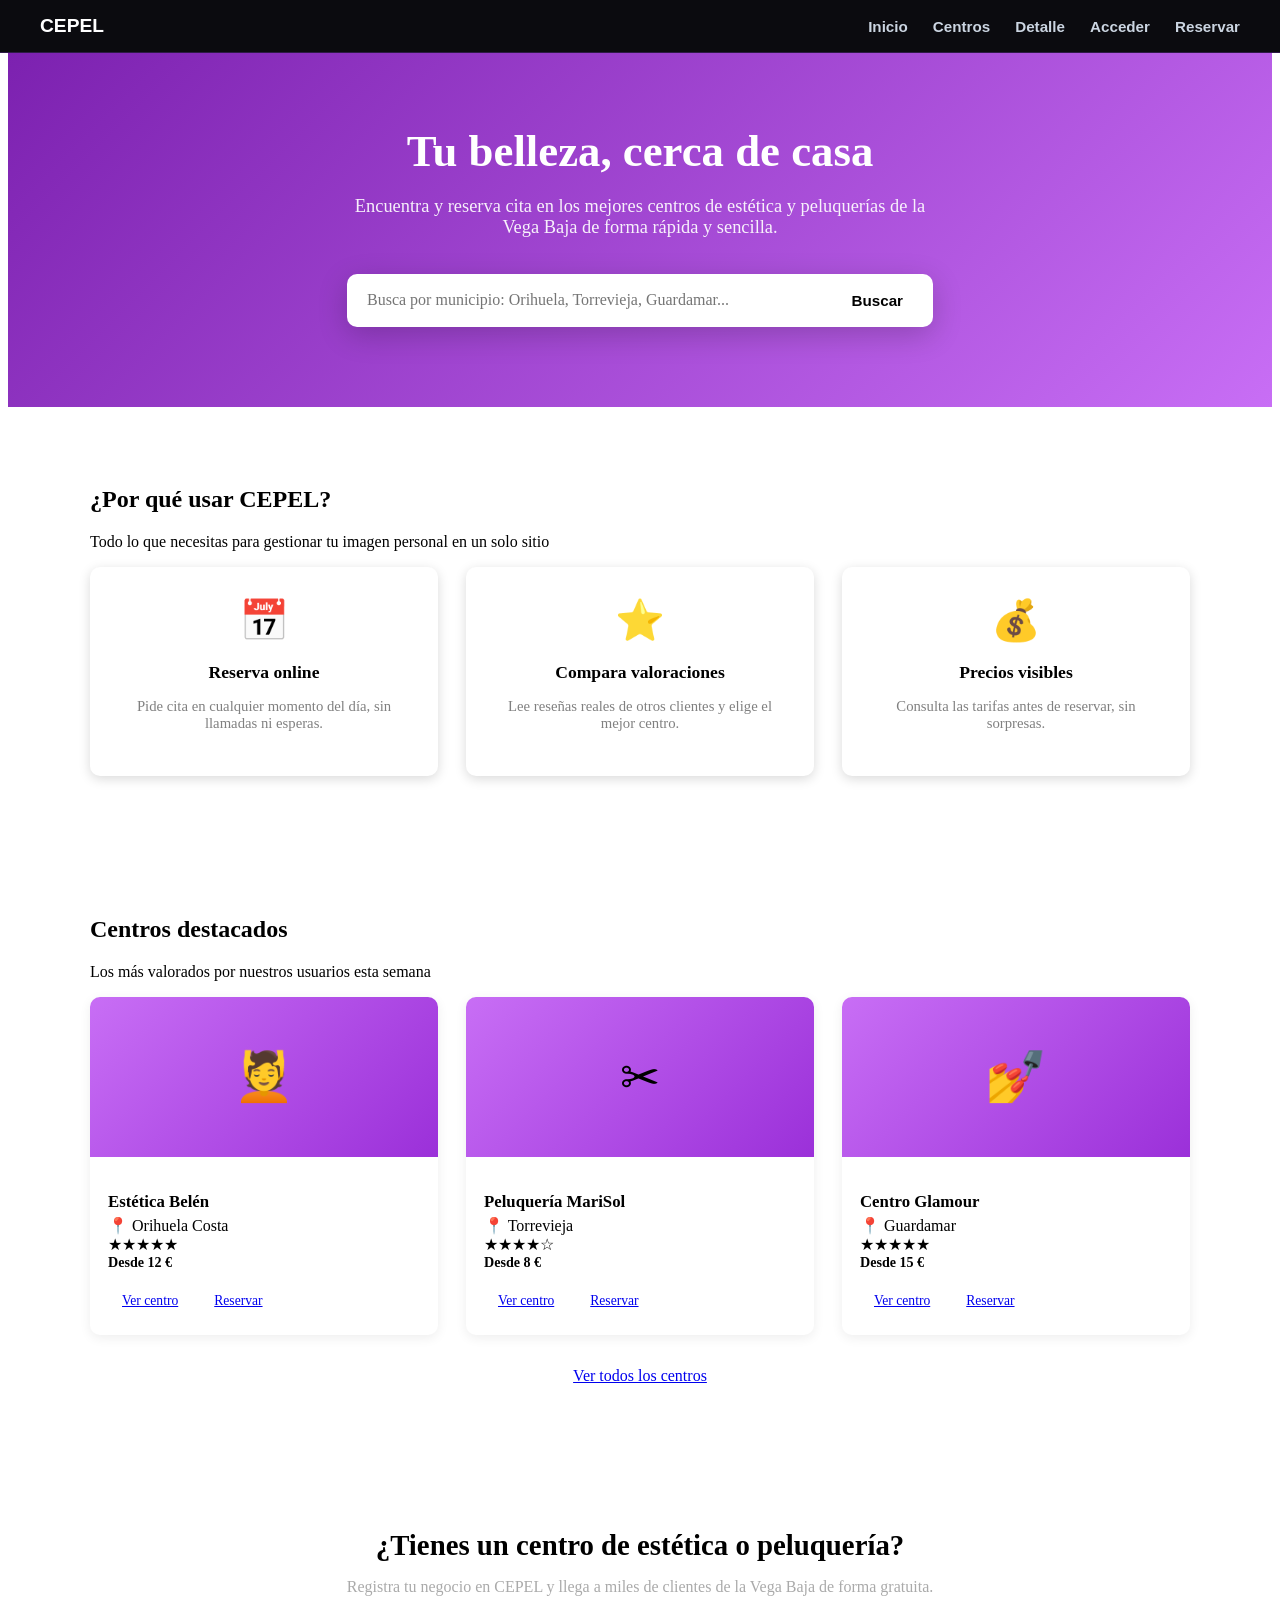
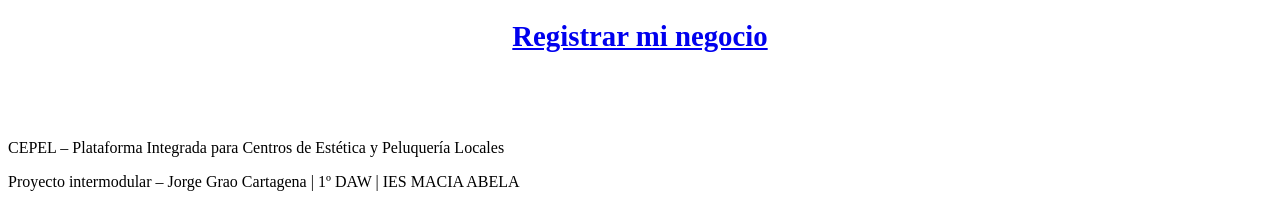
<file: INDEX.html>
<!DOCTYPE html>
<html lang="es">
<head>
    <meta charset="UTF-8">
    <meta name="viewport" content="width=device-width, initial-scale=1.0">
    <title>CEPEL - Plataforma de Estética y Peluquería</title>
    <link rel="stylesheet" href="css/style.css">
</head>
<body>

    <header>
       
          <div class="logo">CEPEL</div>
  
        <nav>
            <ul>
                <li><a href="index.html" class="activo">Inicio</a></li>
                <li><a href="resultados.html">Centros</a></li>
                <li><a href="detalle.html">Detalle</a></li>
                <li><a href="login.html">Acceder</a></li>
                <li><a href="login.html" class="btn-nav">Reservar</a></li>
            </ul>
        </nav>
    </header>

  
    <section class="eslogan">
        <h1>Tu belleza, cerca de casa</h1>
        <p>Encuentra y reserva cita en los mejores centros de estética y peluquerías de la Vega Baja de forma rápida y sencilla.</p>
        <div class="buscador">
            <input type="text" placeholder="Busca por municipio: Orihuela, Torrevieja, Guardamar...">
            <button onclick="window.location.href='resultados.html'">Buscar</button>
        </div>
    </section>

    
    <section class="caracteristicas">
        <div class="titulo">
            <h2>¿Por qué usar CEPEL?</h2>
            <p>Todo lo que necesitas para gestionar tu imagen personal en un solo sitio</p>
          
        </div>
        <div class="grid-3">
            <div class="tarjeta">
                <div class="icono">📅</div>
                <h3>Reserva online</h3>
                <p>Pide cita en cualquier momento del día, sin llamadas ni esperas.</p>
            </div>
            <div class="tarjeta">
                <div class="icono">⭐</div>
                <h3>Compara valoraciones</h3>
                <p>Lee reseñas reales de otros clientes y elige el mejor centro.</p>
            </div>
            <div class="tarjeta">
                <div class="icono">💰</div>
                <h3>Precios visibles</h3>
                <p>Consulta las tarifas antes de reservar, sin sorpresas.</p>
            </div>
        </div>
    </section>

   
    <section class="centros-seccion">
        <div class="caja">
            <div class="seccion-titulo">
                <h2>Centros destacados</h2>
                <p>Los más valorados por nuestros usuarios esta semana</p>
            </div>
            <div class="grid-centros">
                <div class="tarjetas">
                    <div class="imagen-centro">💆</div>
                    <div class="info">
                        <h3>Estética Belén</h3>
                        <div class="ubicacion">📍 Orihuela Costa</div>
                        <div class="estrellas">★★★★★</div>
                        <div class="precio-desde">Desde 12 €</div>
                        <div class="acciones">
                            <a href="detalle.html" class="boton centro" style="font-size:0.85rem; padding:8px 14px;">Ver centro</a>
                            <a href="login.html" class="boton reserva" style="font-size:0.85rem; padding:8px 14px;">Reservar</a>
                        </div>
                    </div>
                </div>
                <div class="tarjetas">
                    <div class="imagen-centro">✂</div>
                    <div class="info">
                        <h3>Peluquería MariSol</h3>
                        <div class="ubicacion">📍 Torrevieja</div>
                        <div class="estrellas">★★★★☆</div>
                        <div class="precio-desde">Desde 8 €</div>
                        <div class="acciones">
                            <a href="detalle.html" class="boton centro" style="font-size:0.85rem; padding:8px 14px;">Ver centro</a>
                            <a href="login.html" class="boton reserva" style="font-size:0.85rem; padding:8px 14px;">Reservar</a>
                        </div>
                    </div>
                </div>
                <div class="tarjetas">
                    <div class="imagen-centro">💅</div>
                    <div class="info">
                        <h3>Centro Glamour</h3>
                        <div class="ubicacion">📍 Guardamar</div>
                        <div class="estrellas">★★★★★</div>
                        <div class="precio-desde">Desde 15 €</div>
                        <div class="acciones">
                            <a href="detalle.html" class="boton centro" style="font-size:0.85rem; padding:8px 14px;">Ver centro</a>
                            <a href="login.html" class="boton reserva" style="font-size:0.85rem; padding:8px 14px;">Reservar</a>
                        </div>
                    </div>
                </div>
            </div>
            <div class="vercentros">
                <a href="resultados.html" class="btn btn-primario">Ver todos los centros</a>
				</div>
            </div>
        </div>
    </section>

  
    <section class="final">
        <h2>¿Tienes un centro de estética o peluquería?</h2>
        <p>Registra tu negocio en CEPEL y llega a miles de clientes de la Vega Baja de forma gratuita.</p>
        <h2><a href="login.html" class="btn btn-primario">Registrar mi negocio</a></h2>
    </section>

    
    <footer>
        <p>CEPEL – Plataforma Integrada para Centros de Estética y Peluquería Locales</p>
        <p style="margin-top:6px;">Proyecto intermodular – Jorge Grao Cartagena | 1º DAW |  IES MACIA ABELA		</p>
    </footer>

</body>
</html>
</file>
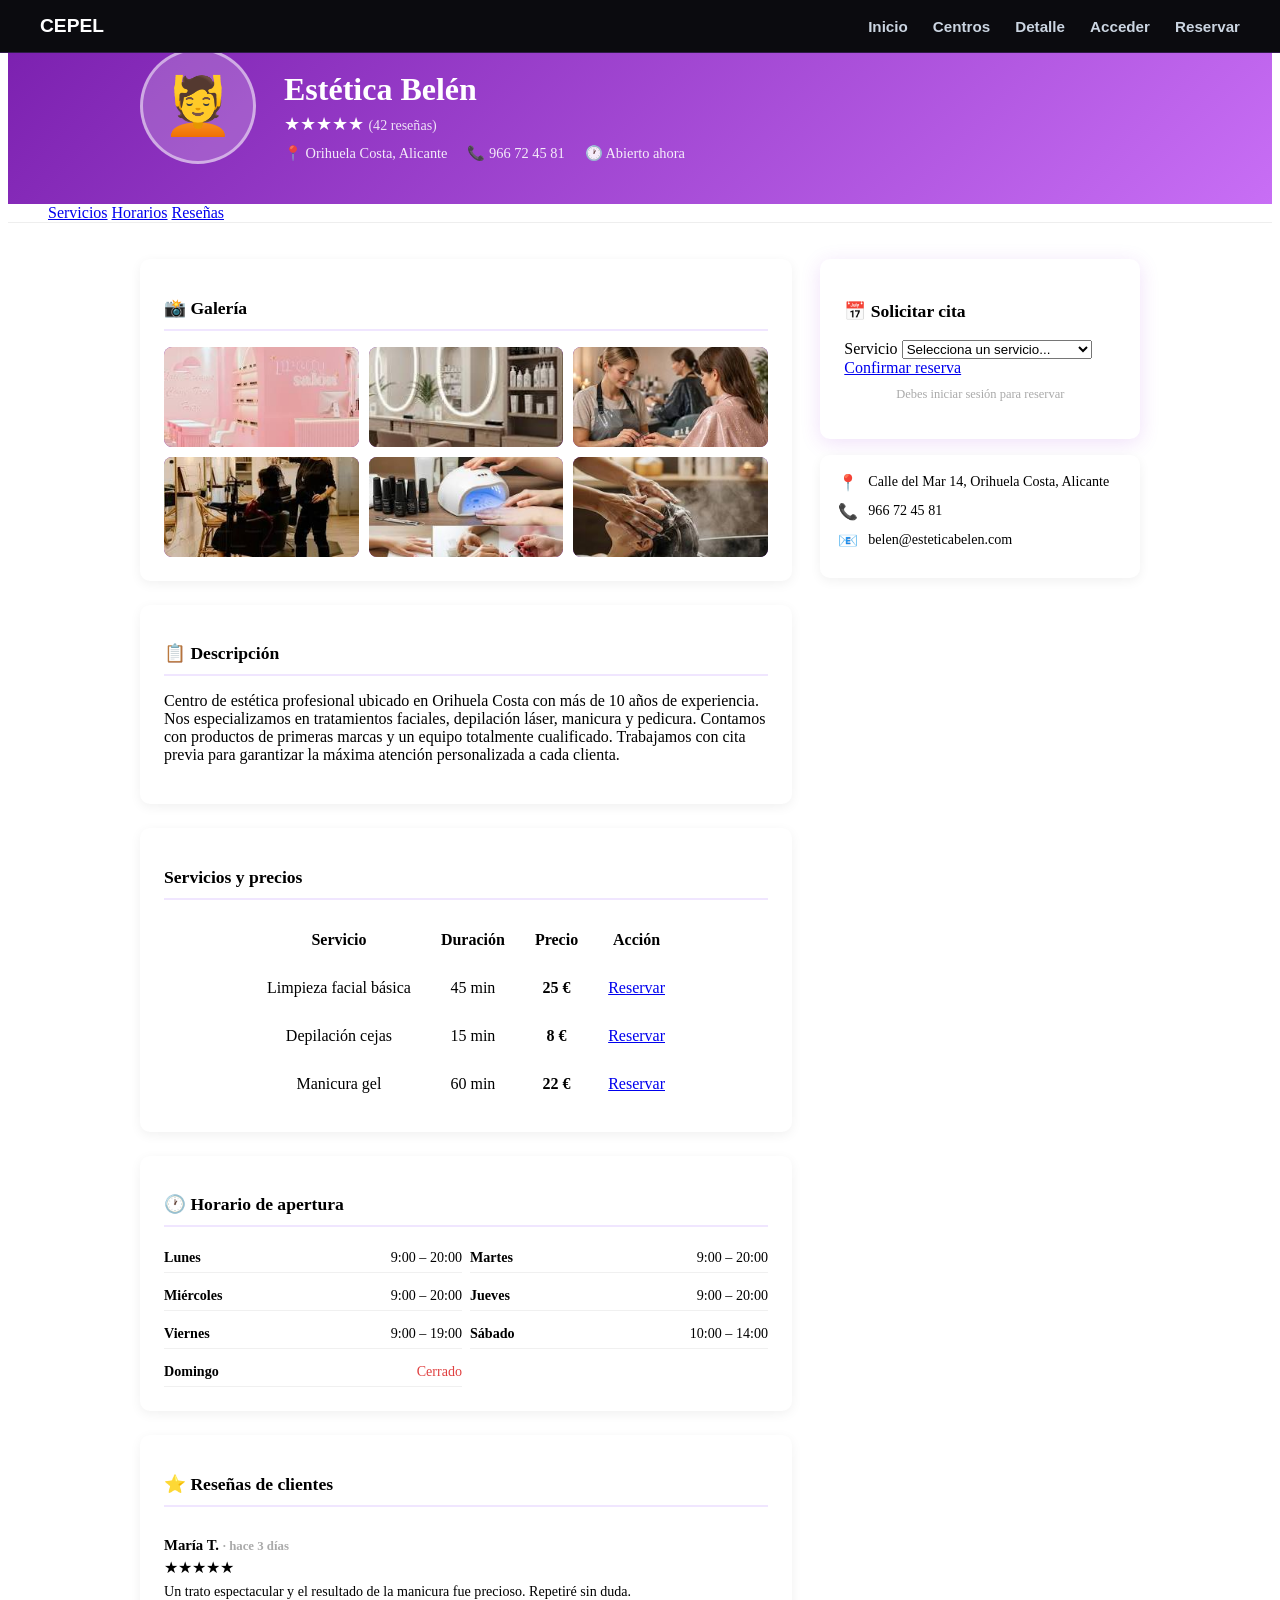
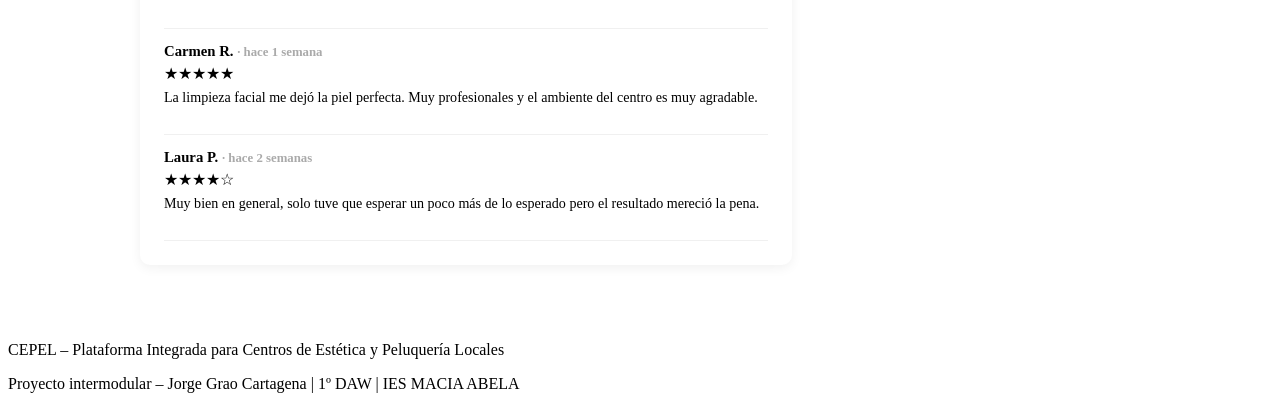
<file: detalle.html>
<!DOCTYPE html>
<html lang="es">
<head>
    <meta charset="UTF-8">
    <meta name="viewport" content="width=device-width, initial-scale=1.0">
    <title>Estética Belén – CEPEL</title>
    <link rel="stylesheet" href="css/styledetalle.css">
    <style>
       
    </style>
</head>
<body>

    <header>
        <div class="logo">CEPEL</div>
        <nav>
            <ul>
                <li><a href="index.html">Inicio</a></li>
                <li><a href="resultados.html">Centros</a></li>
                <li><a href="detalle.html" class="activo">Detalle</a></li>
                <li><a href="login.html">Acceder</a></li>
                <li><a href="login.html" class="btn-nav">Reservar</a></li>
            </ul>
        </nav>
    </header>

    
    <div class="cabecera-centro">
        <div class="inner">
            <div class="foto-perfil">💆</div>
            <div class="info-cabecera">
                <h1>Estética Belén</h1>
                <div class="estrellas" style="font-size:1.1rem;">★★★★★ <span style="font-size:0.88rem; opacity:0.85;">(42 reseñas)</span></div>
                <div class="meta">
                    <span>📍 Orihuela Costa, Alicante</span>
                    <span>📞 966 72 45 81</span>
                    <span>🕐 Abierto ahora</span>
                </div>
            </div>
        </div>
    </div>

 
    <div style="background:white; border-bottom:1px solid #eee; padding:0 40px;">
        <div>
            <a href="#servicios">Servicios</a>
            <a href="#horarios">Horarios</a>
            <a href="#resenas">Reseñas</a>
        </div>
    </div>

   
    <div class="contenido-detalle">
<div class="columna-principal">

  
<section>
    <h2>📸 Galería</h2>
    <div class="galeria">
        <div class="foto"><img src="fotos/1.jpg" alt="Foto 1"></div>
        <div class="foto"><img src="fotos/2.jpg" alt="Foto 2"></div>
        <div class="foto"><img src="fotos/3.jpg" alt="Foto 3"></div>
        <div class="foto"><img src="fotos/4.jpg" alt="Foto 4"></div>
        <div class="foto"><img src="fotos/5.jpg" alt="Foto 5"></div>
        <div class="foto"><img src="fotos/6.jpg" alt="Foto 6"></div>
    </div>
</section>

            
            <section>
                <h2>📋 Descripción</h2>
                <p>
                    Centro de estética profesional ubicado en Orihuela Costa con más de 10 años de experiencia.
                    Nos especializamos en tratamientos faciales, depilación láser, manicura y pedicura.
                    Contamos con productos de primeras marcas y un equipo totalmente cualificado.
                    Trabajamos con cita previa para garantizar la máxima atención personalizada a cada clienta.
                </p>
            </section>

          
          <section id="servicios">
    <h2>Servicios y precios</h2>
    
    <table class="tabla-servicios" align="center" cellpadding="15" cellspacing="0" border="0">
        <thead>
            <tr align="center">
                <th>Servicio</th>
                <th>Duración</th>
                <th>Precio</th>
                <th>Acción</th>
            </tr>
        </thead>
        <tbody>
            <tr align="center">
                <td>Limpieza facial básica</td>
                <td>45 min</td>
                <td><strong>25 €</strong></td>
                <td><a href="login.html" class="botonreserva">Reservar</a></td>
            </tr>
            <tr align="center">
                <td>Depilación cejas</td>
                <td>15 min</td>
                <td><strong>8 €</strong></td>
                <td><a href="login.html" class="botonreserva">Reservar</a></td>
            </tr>
            <tr align="center">
                <td>Manicura gel</td>
                <td>60 min</td>
                <td><strong>22 €</strong></td>
                <td><a href="login.html" class="botonreserva">Reservar</a></td>
            </tr>
        </tbody>
    </table>
</section>
                       
                       
                    </tbody>
                </table>
            </section>

            <section id="horarios">
                <h2>🕐 Horario de apertura</h2>
                <div class="horariotabla">
                    <div class="horario"><span class="dia">Lunes</span><span class="hora">9:00 – 20:00</span></div>
                    <div class="horario"><span class="dia">Martes</span><span class="hora">9:00 – 20:00</span></div>
                    <div class="horario"><span class="dia">Miércoles</span><span class="hora">9:00 – 20:00</span></div>
                    <div class="horario"><span class="dia">Jueves</span><span class="hora">9:00 – 20:00</span></div>
                    <div class="horario"><span class="dia">Viernes</span><span class="hora">9:00 – 19:00</span></div>
                    <div class="horario"><span class="dia">Sábado</span><span class="hora">10:00 – 14:00</span></div>
                    <div class="horario"><span class="dia">Domingo</span><span class="hora" style="color:#e04040;">Cerrado</span></div>
                </div>
            </section>

          
            <section id="resenas">
                <h2>⭐ Reseñas de clientes</h2>
                <div class="resena">
                    <div class="autor">María T. <span class="fecha">· hace 3 días</span></div>
                    <div class="estrellas">★★★★★</div>
                    <p>Un trato espectacular y el resultado de la manicura fue precioso. Repetiré sin duda.</p>
                </div>
                <div class="resena">
                    <div class="autor">Carmen R. <span class="fecha">· hace 1 semana</span></div>
                    <div class="estrellas">★★★★★</div>
                    <p>La limpieza facial me dejó la piel perfecta. Muy profesionales y el ambiente del centro es muy agradable.</p>
                </div>
                <div class="resena">
                    <div class="autor">Laura P. <span class="fecha">· hace 2 semanas</span></div>
                    <div class="estrellas">★★★★☆</div>
                    <p>Muy bien en general, solo tuve que esperar un poco más de lo esperado pero el resultado mereció la pena.</p>
                </div>
            </section>
        </div>

       
        <aside class="panelreserva">
            <div class="cajareserva">
                <h3>📅 Solicitar cita</h3>

                <div class="servicio">
                    <label>Servicio</label>
                    <select>
                        <option>Selecciona un servicio...</option>
                        <option>Limpieza facial básica – 25€</option>
                        <option>Depilación cejas – 8€</option>
                        <option>Manicura gel – 22€</option>
                        <option>Pedicura completa – 30€</option>
                        <option>Tratamiento antiedad – 45€</option>
                    </select>
                </div>
                <a href="login.html" class="botonreserva">
                    Confirmar reserva
                </a>
                <p>Debes iniciar sesión para reservar</p>
            </div>

            <div class="info-contacto">
                <div class="linea"><span class="icono">📍</span><span>Calle del Mar 14, Orihuela Costa, Alicante</span></div>
                <div class="linea"><span class="icono">📞</span><span>966 72 45 81</span></div>
                <div class="linea"><span class="icono">📧</span><span>belen@esteticabelen.com</span></div>
            </div>
        </aside>

    </div>

 <footer>
        <p>CEPEL – Plataforma Integrada para Centros de Estética y Peluquería Locales</p>
        <p style="margin-top:6px;">Proyecto intermodular – Jorge Grao Cartagena | 1º DAW |  IES MACIA ABELA		</p>
    </footer>

   

</body>
</html>
</file>
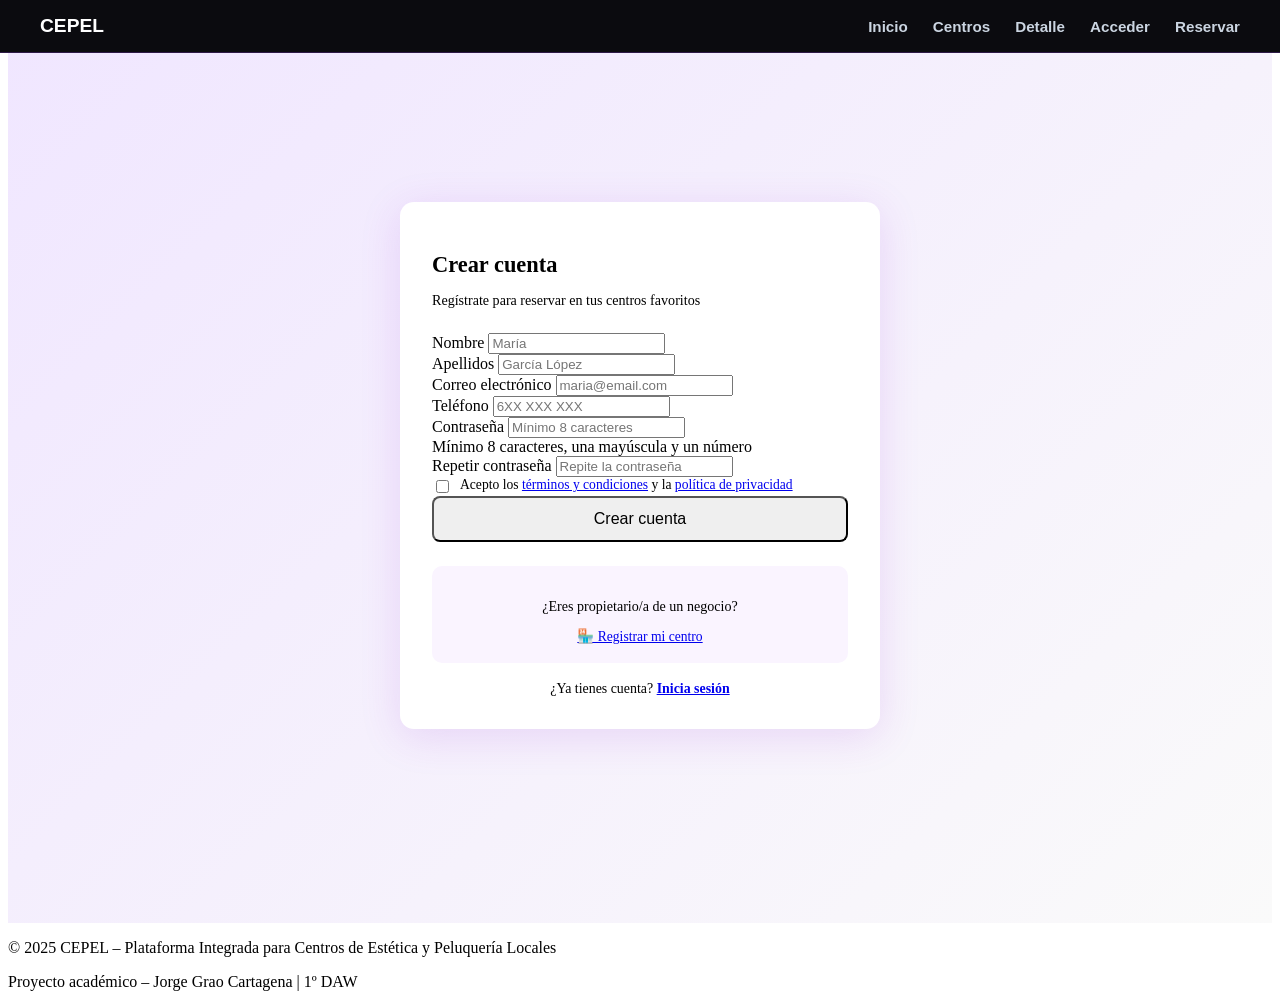
<file: login.html>
<!DOCTYPE html>
<html lang="es">
<head>

    <meta charset="UTF-8">
    <meta name="viewport" content="width=device-width, initial-scale=1.0">
    <title>Registrarse – CEPEL</title>
    <link rel="stylesheet" href="css/stylelogin.css">
</head>
<body>

  <header>
        <div class="logo">CEPEL</div>
        <nav>
            <ul>
                <li><a href="index.html">Inicio</a></li>
                <li><a href="resultados.html">Centros</a></li>
                <li><a href="detalle.html" class="activo">Detalle</a></li>
                <li><a href="login.html">Acceder</a></li>
                <li><a href="login.html" class="btn-nav">Reservar</a></li>
            </ul>
        </nav>
    </header>

    <div class="pagina-auth">
        <div class="caja-auth">

            <div id="panel-registro" class="panel activo formulario-auth">
                <h2>Crear cuenta</h2>
                <p class="subtitulo">Regístrate para reservar en tus centros favoritos</p>

                <div class="form-fila">
                    <div class="form-grupo">
                        <label for="nombre">Nombre</label>
                        <input type="text" id="nombre" placeholder="María">
                    </div>
                    <div class="form-grupo">
                        <label for="apellidos">Apellidos</label>
                        <input type="text" id="apellidos" placeholder="García López">
                    </div>
                </div>

                <div class="form-grupo">
                    <label for="email-reg">Correo electrónico</label>
                    <input type="email" id="email-reg" placeholder="maria@email.com">
                </div>

                <div class="form-grupo">
                    <label for="tel">Teléfono</label>
                    <input type="tel" id="tel" placeholder="6XX XXX XXX">
                </div>

                <div class="form-grupo">
                    <label for="pass-reg">Contraseña</label>
                    <input type="password" id="pass-reg" placeholder="Mínimo 8 caracteres">
                    <div class="requisito">Mínimo 8 caracteres, una mayúscula y un número</div>
                </div>

                <div class="form-grupo">
                    <label for="pass-rep">Repetir contraseña</label>
                    <input type="password" id="pass-rep" placeholder="Repite la contraseña">
                </div>

                <div class="form-grupo">
                    <label style="display:flex; align-items:flex-start; gap:8px; font-weight:400; cursor:pointer;">
                        <input type="checkbox" style="margin-top:3px;">
                        <span style="font-size:0.85rem;">
                            Acepto los <a href="#">términos y condiciones</a> y la
                            <a href="#">política de privacidad</a>
                        </span>
                    </label>
                </div>

                <button class="btn btn-primario btn-full" onclick="window.location.href='panel-usuario.html'">
                    Crear cuenta
                </button>

                <div class="registro-empresa">
                    <p>¿Eres propietario/a de un negocio?</p>
                    <a href="#" class="btn btn-secundario" style="font-size:0.85rem; padding:9px 20px;">
                        🏪 Registrar mi centro
                    </a>
                </div>

                <div class="enlace-pie">
                    ¿Ya tienes cuenta? <a href="login.html">Inicia sesión</a>
                </div>
            </div>

        </div>
    </div>

    <footer>
        <p>&copy; 2025 CEPEL – Plataforma Integrada para Centros de Estética y Peluquería Locales</p>
        <p style="margin-top:6px;">Proyecto académico – Jorge Grao Cartagena | 1º DAW</p>
    </footer>

</body>
</html>
</file>
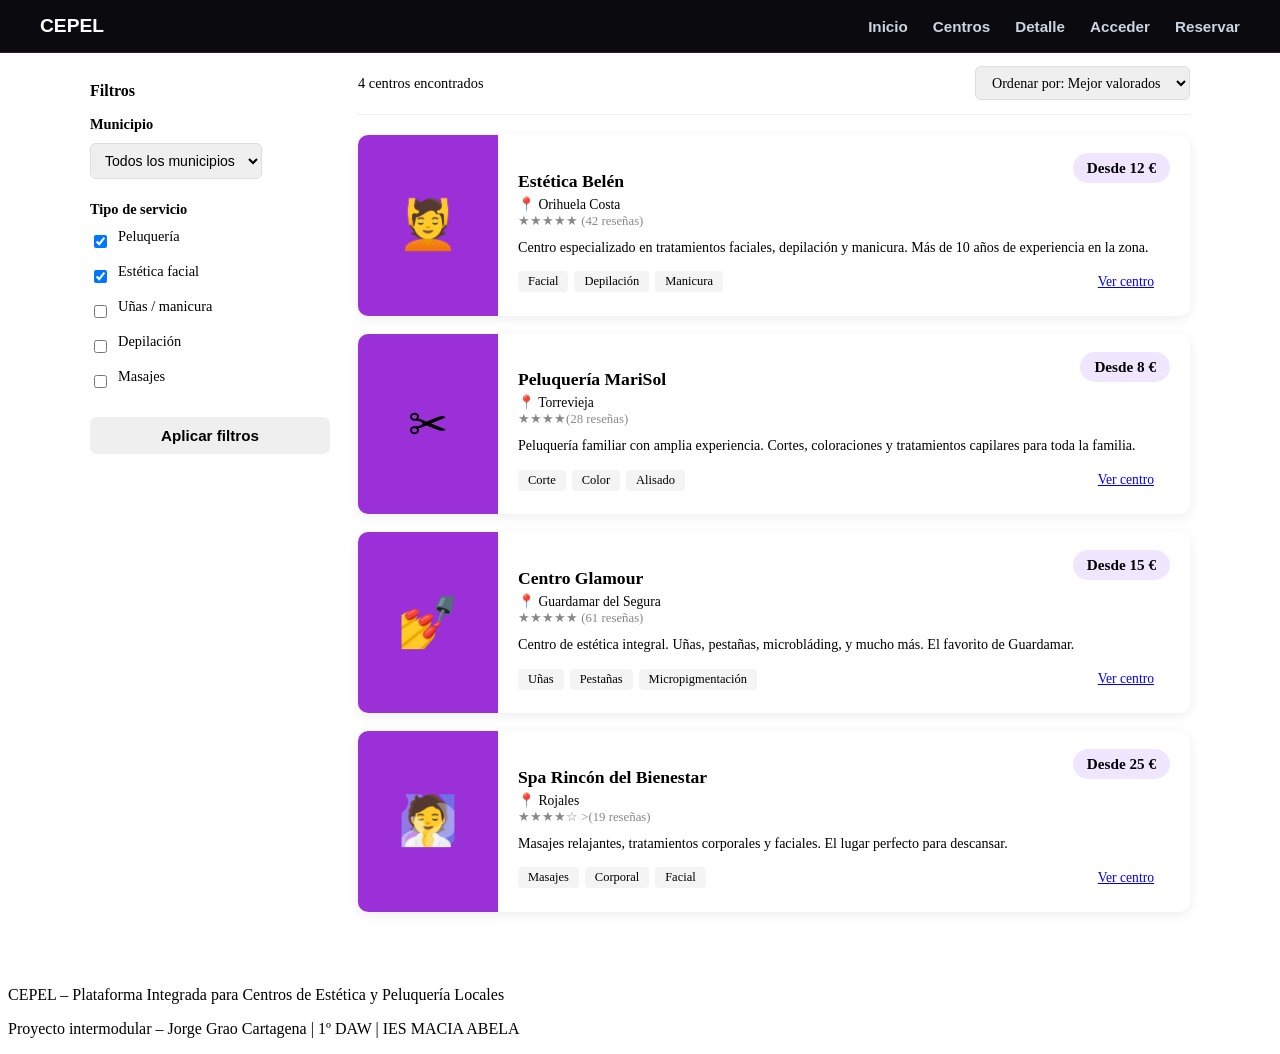
<file: resultados.html>
<!DOCTYPE html>
<html lang="es">
<head>
    <meta charset="UTF-8">
    <meta name="viewport" content="width=device-width, initial-scale=1.0">
    <title>Resultados – CEPEL</title>
    <link rel="stylesheet" href="css/stylecentros.css">
    <style>
        
    </style>
</head>
<body>

    <header>
        <div class="logo">CEPEL</div>
        <nav>
            <ul>
                <li><a href="index.html">Inicio</a></li>
                <li><a href="resultados.html" class="activo">Centros</a></li>
                <li><a href="detalle.html">Detalle</a></li>
                <li><a href="login.html">Acceder</a></li>
                <li><a href="login.html" class="btn-nav">Reservar</a></li>
            </ul>
        </nav>
    </header>

  <div class="aviso-busqueda">Mostrando resultados para: <strong>Vega Baja del Segura</strong>
</div>

    <div class="contenedor-resultados">

        
        <aside class="filtros">
            <h3>Filtros</h3>

            <div class="grupo">
                <label>Municipio</label>
                <select>
                    <option>Todos los municipios</option>
                    <option>Orihuela</option>
                    <option>Orihuela Costa</option>
                    <option>Torrevieja</option>
                    <option>Guardamar</option>
                    <option>Pilar de la Horadada</option>
                    <option>Rojales</option>
                    <option>Benijófar</option>
                </select>
            </div>

            <div class="grupo">
                <label>Tipo de servicio</label>
                <div class="tipo">
                    <input type="checkbox" id="c1" checked>
                    <label for="c1" style="font-weight:400;">Peluquería</label>
                </div>
                <div class="tipo">
                    <input type="checkbox" id="c2" checked>
                    <label for="c2" style="font-weight:400;">Estética facial</label>
                </div>
                <div class="tipo">
                    <input type="checkbox" id="c3">
                    <label for="c3" style="font-weight:400;">Uñas / manicura</label>
                </div>
                <div class="tipo">
                    <input type="checkbox" id="c4">
                    <label for="c4" style="font-weight:400;">Depilación</label>
                </div>
                <div class="tipo">
                    <input type="checkbox" id="c5">
                    <label for="c5" style="font-weight:400;">Masajes</label>
                </div>
            </div>
			
            <button class="boton1">Aplicar filtros</button>
        </aside>


        <main class="lista">
            <div class="barra">
                <span>4 centros encontrados</span>
                <select>
                    <option>Ordenar por: Mejor valorados</option>
                    <option>Precio: menor a mayor</option>
                    <option>Precio: mayor a menor</option>
                    <option>Más recientes</option>
                </select>
            </div>

          
            <div class="resultado">
                <div class="foto">💆</div>
                <div class="contenido">
                    <div class="cabecera">
                        <div>
                            <h3>Estética Belén</h3>
                            <div class="ubicacion">📍 Orihuela Costa</div>
                            <div class="estrellas">★★★★★ (42 reseñas)</div>
                        </div>
                        <div class="precio">Desde 12 €</div>
                    </div>
                    <div class="descripcion">Centro especializado en tratamientos faciales, depilación y manicura. Más de 10 años de experiencia en la zona.</div>
                    <div class="pie">
                        <div class="etiquetas">
                            <span class="etiqueta">Facial</span>
                            <span class="etiqueta">Depilación</span>
                            <span class="etiqueta">Manicura</span>
                        </div>
                        <a href="detalle.html" class="botonprimario">Ver centro</a>
                    </div>
                </div>
            </div>

            
            <div class="resultado">
                <div class="foto">✂</div>
                <div class="contenido">
                    <div class="cabecera">
                        <div>
                            <h3>Peluquería MariSol</h3>
                            <div class="ubicacion">📍 Torrevieja</div>
                            <div class="estrellas">★★★★(28 reseñas)</div>
                        </div>
                        <div class="precio">Desde 8 €</div>
                    </div>
                    <div class="descripcion">Peluquería familiar con amplia experiencia. Cortes, coloraciones y tratamientos capilares para toda la familia.</div>
                    <div class="pie">
                        <div class="etiquetas">
                            <span class="etiqueta">Corte</span>
                            <span class="etiqueta">Color</span>
                            <span class="etiqueta">Alisado</span>
                        </div>
                         <a href="detalle.html" class="botonprimario">Ver centro</a>
                    </div>
                </div>
            </div>

            
            <div class="resultado">
                <div class="foto">💅</div>
                <div class="contenido">
                    <div class="cabecera">
                        <div>
                            <h3>Centro Glamour</h3>
                            <div class="ubicacion">📍 Guardamar del Segura</div>
                            <div class="estrellas">★★★★★ (61 reseñas)</div>
                        </div>
                        <div class="precio">Desde 15 €</div>
                    </div>
                    <div class="descripcion">Centro de estética integral. Uñas, pestañas, microbláding, y mucho más. El favorito de Guardamar.</div>
                    <div class="pie">
                        <div class="etiquetas">
                            <span class="etiqueta">Uñas</span>
                            <span class="etiqueta">Pestañas</span>
                            <span class="etiqueta">Micropigmentación</span>
                        </div>
                        <a href="detalle.html" class="botonprimario">Ver centro</a>
                    </div>
                </div>
            </div>

            
            <div class="resultado">
                <div class="foto">🧖</div>
                <div class="contenido">
                    <div class="cabecera">
                        <div>
                            <h3>Spa Rincón del Bienestar</h3>
                            <div class="ubicacion">📍 Rojales</div>
                            <div class="estrellas">★★★★☆ >(19 reseñas)</div>
                        </div>
                        <div class="precio">Desde 25 €</div>
                    </div>
                    <div class="descripcion">Masajes relajantes, tratamientos corporales y faciales. El lugar perfecto para descansar.</div>
                    <div class="pie">
                        <div class="etiquetas">
                            <span class="etiqueta">Masajes</span>
                            <span class="etiqueta">Corporal</span>
                            <span class="etiqueta">Facial</span>
                        </div>
                         <a href="detalle.html" class="botonprimario">Ver centro</a>
                    </div>
                </div>
            </div>

        </main>
    </div>

    <footer>
        <p>CEPEL – Plataforma Integrada para Centros de Estética y Peluquería Locales</p>
        <p style="margin-top:6px;">Proyecto intermodular – Jorge Grao Cartagena | 1º DAW |  IES MACIA ABELA		</p>
    </footer>

</body>
</html>
</file>
<file: css/style.css>
header {
    background-color: #0b0b0f;     
    position: fixed;               
    top: 0;
    left: 0;
    width: 100%;                   
    display: flex;                 
    justify-content: space-between;
    align-items: center;          
    padding: 15px 40px;            
    box-sizing: border-box;
    border-bottom: 1px solid #2e1a47; 
    z-index: 1000;                 
    font-family: sans-serif;
}


header span, header {
    color: white;
    font-weight: bold;
    font-size: 1.2rem;
}


header nav ul {
    list-style: none;              
    margin: 0;
    padding: 0;
    display: flex;                 
    gap: 25px;                   
    align-items: center;
}


header nav ul li a {
    color: #cbd5e1;                
    text-decoration: none;         
    font-size: 0.95rem;
 
}

header nav ul li a:hover {
    color: #bc6fff;               
}


        .eslogan {
            background: linear-gradient(135deg, #7a1fae 0%, #c86ef5 100%);
            color: white;
            padding: 80px 40px;
            text-align: center;
        }

        .eslogan h1 {
            font-size: 2.8rem;
            margin-bottom: 16px;
            font-weight: 800;
        }

        .eslogan p {
            font-size: 1.15rem;
            margin-bottom: 36px;
            opacity: 0.92;
            max-width: 600px;
            margin-left: auto;
            margin-right: auto;       
 }

        .buscador {
            display: flex;
            gap: 10px;
            max-width: 560px;
            margin: 0 auto;
            background: white;
            border-radius: 10px;
            padding: 8px 8px 8px 18px;
            box-shadow: 0 8px 30px rgba(0,0,0,0.2);
        }

        .buscador input {
            flex: 1;
            border: none;
            outline: none;
            font-size: 1rem;
            font-family: inherit;
            color: #333;
        }

        .buscador button {
            background: var(--morado);
            color: black;
            border: none;
            padding: 10px 22px;
            border-radius: 7px;
            font-size: 0.95rem;
            font-weight: 600;
            cursor: pointer;
          
        }

        .buscador button:hover {
            background: var(--morado-oscuro);
        }

        
        .caracteristicas {
            padding: 60px 40px;
            max-width: 1100px;
            margin: 0 auto;
        }

        .grid-3 {
            display: grid;
            grid-template-columns: repeat(3, 1fr);
            gap: 28px;
        }

        .tarjeta {
            background: white;
            border-radius: 10px;
            padding: 30px 24px;
            text-align: center;
            box-shadow: 0 3px 12px rgba(0,0,0,0.15);
       
        }

        .tarjeta .icono {
            font-size: 2.5rem;
            margin-bottom: 14px;
        }

        .tarjeta h3 {
            font-size: 1.1rem;
            margin-bottom: 8px;
            
        }

        .tarjeta p {
            font-size: 0.92rem;
            color: grey;
        }

        
        .centros-seccion {
            background: var(--gris-claro);
            padding: 60px 40px;
        }

        .centros-seccion .caja {
            max-width: 1100px;
            margin: 0 auto;
        }

        .grid-centros {
            display: grid;
            grid-template-columns: repeat(3, 1fr);
            gap: 28px;
        }

        .tarjetas {
            background: white;
            border-radius: 10px;
            overflow: hidden;
            box-shadow: 0 3px 12px rgba(0,0,0,0.07);
            
        }

        .tarjetas:hover {
            transform: translateY(-4px);
            box-shadow: 0 4px 4px 
        }

        .tarjetas .imagen-centro {
            height: 160px;
            background: linear-gradient(135deg, #c86ef5, #9b30d9);
            display: flex;
            align-items: center;
            justify-content: center;
            font-size: 3rem;
        }

        .tarjetas .info {
            padding: 18px;
        }

        .tarjetas .info h3 {
            font-size: 1.05rem;
            margin-bottom: 4px;
        }

        .tarjetas.info .ubicacion {
            font-size: 0.85rem;
            color: var(--gris-medio);
            margin-bottom: 8px;
        }

        .tarjetas .info .precio-desde {
            font-size: 0.88rem;
            color: var(--morado);
            font-weight: 600;
        }

        .tarjetas .info .acciones {
            margin-top: 14px;
            display: flex;
            gap: 8px;
        }
	 .vercentros {
	     text-align:center;
             margin-top:32px;
	}

        .final {
            background: var(--gris-oscuro);
            color: black;
            text-align: center;
            padding: 60px 40px;
        }

        .final h2 {
            font-size: 1.8rem;
            margin-bottom: 10px;
        }

        .final p {
            color: #aaa;
           
        }
</file>
<file: css/styledetalle.css>
header {
    background-color: #0b0b0f;     
    position: fixed;               
    top: 0;
    left: 0;
    width: 100%;                   
    display: flex;                 
    justify-content: space-between;
    align-items: center;          
    padding: 15px 40px;            
    box-sizing: border-box;
    border-bottom: 1px solid #2e1a47; 
    z-index: 1000;                 
    font-family: sans-serif;
}


header span, header {
    color: white;
    font-weight: bold;
    font-size: 1.2rem;
}


header nav ul {
    list-style: none;              
    margin: 0;
    padding: 0;
    display: flex;                 
    gap: 25px;                   
    align-items: center;
}


header nav ul li a {
    color: #cbd5e1;                
    text-decoration: none;         
    font-size: 0.95rem;
 
}

header nav ul li a:hover {
    color: #bc6fff;               
}


 .cabecera-centro {
            background: linear-gradient(135deg, #7a1fae, #c86ef5);
            color: white;
            padding: 40px;
        }

        .cabecera-centro .inner {
            max-width: 1000px;
            margin: 0 auto;
            display: flex;
            gap: 28px;
            align-items: center;
        }

        .foto-perfil {
            width: 110px;
            height: 110px;
            background: rgba(255,255,255,0.2);
            border-radius: 50%;
            display: flex;
            align-items: center;
            justify-content: center;
            font-size: 3.5rem;
            flex-shrink: 0;
            border: 3px solid rgba(255,255,255,0.5);
        }

        .info-cabecera h1 {
            font-size: 2rem;
            margin-bottom: 6px;
        }

        .info-cabecera .meta {
            display: flex;
            gap: 20px;
            flex-wrap: wrap;
            margin-top: 10px;
            font-size: 0.9rem;
            opacity: 0.9;
        }

        /* CONTENIDO PRINCIPAL */
        .contenido-detalle {
            max-width: 1000px;
            margin: 0 auto;
            padding: 36px 20px;
            display: grid;
            grid-template-columns: 1fr 320px;
            gap: 28px;
        }

        .columna-principal section {
            background: white;
            border-radius: 10px;
            padding: 24px;
            margin-bottom: 24px;
            box-shadow: 0 3px 12px rgba(0,0,0,0.06);
        }

        .columna-principal section h2 {
            font-size: 1.1rem;
            margin-bottom: 16px;
            padding-bottom: 10px;
            border-bottom: 2px solid #f0e6ff;
        }

      
        .galeria {
            display: grid;
            grid-template-columns: repeat(3, 1fr);
            gap: 10px;
        }

        .galeria .foto {
            height: 100px;
            border-radius: 8px;
            display: flex;
            align-items: center;
            justify-content: center;
            font-size: 2.5rem;
	    background-color:#7a1fae;
        }


     	 .galeria .foto img {
  	     width: 100%;           
   	     height: 100%;         
   	     object-fit: cover;    
   	     border-radius: 8px;    
}

        .tabla-servicios tfoot td {
            font-weight: 600;
            background: #faf4ff;
        }

       
        .horariotabla {
            display: grid;
            grid-template-columns: repeat(2, 1fr);
            gap: 8px;
        }

        .horario {
            display: flex;
            justify-content: space-between;
            font-size: 0.88rem;
            padding: 6px 0;
            border-bottom: 1px solid #f0f0f0;
        }

        .horario .dia { font-weight: 600; 
   }

   
        .resena {
            padding: 14px 0;
            border-bottom: 1px solid #f0f0f0;
        }



        .resena .autor {
            font-weight: 600;
            font-size: 0.92rem;
            margin-bottom: 4px;
        }

        .resena .fecha {
            font-size: 0.8rem;
            color: #aaa;
        }

        .resena p {
            font-size: 0.88rem;
            color: var(--gris-medio);
            margin-top: 6px;
        }

        
        .panelreserva {
            position: sticky;
            top: 80px;
            height: fit-content;
        }

        .cajareserva {
            background: white;
            border-radius: 10px;
            box-shadow: 0 4px 20px rgba(155,48,217,0.15);
            padding: 24px;
            border-top: 4px;
        }

        .cajareserva h3 {
            font-size: 1.1rem;
            margin-bottom: 18px;
        }

        .info-contacto {
            background: white;
            border-radius: 10px;
            padding: 18px;
            margin-top: 16px;
            box-shadow: 0 3px 12px rgba(0,0,0,0.06);
        }

        .info-contacto .linea {
            display: flex;
            gap: 10px;
            align-items: flex-start;
            font-size: 0.88rem;
            margin-bottom: 10px;
        }

        .info-contacto .linea .icono {
            flex-shrink: 0;
            font-size: 1rem;
        }
	 .panelreserva p {
		font-size:0.78rem;
		color:#aaa;
		text-align:center;
		margin-top:10px;
	}
</file>
<file: css/stylelogin.css>
header {
    background-color: #0b0b0f;     
    position: fixed;               
    top: 0;
    left: 0;
    width: 100%;                   
    display: flex;                 
    justify-content: space-between;
    align-items: center;          
    padding: 15px 40px;            
    box-sizing: border-box;
    border-bottom: 1px solid #2e1a47; 
    z-index: 1000;                 
    font-family: sans-serif;
}


header span, header {
    color: white;
    font-weight: bold;
    font-size: 1.2rem;
}


header nav ul {
    list-style: none;              
    margin: 0;
    padding: 0;
    display: flex;                 
    gap: 25px;                   
    align-items: center;
}


header nav ul li a {
    color: #cbd5e1;                
    text-decoration: none;         
    font-size: 0.95rem;
 
}

header nav ul li a:hover {
    color: #bc6fff;               
}


.pagina-auth {
            min-height: calc(100vh - 65px);
            background: linear-gradient(135deg, #f0e6ff 0%, #fafafa 100%);
            display: flex;
            align-items: center;
            justify-content: center;
            padding: 40px 20px;
        }

        .caja-auth {
            background: white;
            border-radius: 14px;
            box-shadow: 0 8px 40px rgba(155, 48, 217, 0.15);
            width: 100%;
            max-width: 480px;
            overflow: hidden;

        }

        .formulario-auth {
            padding: 32px;
        }

        .formulario-auth h2 {
            font-size: 1.4rem;
            color: var(--gris-oscuro);
            margin-bottom: 6px;
        }

        .formulario-auth .subtitulo {
            font-size: 0.88rem;
            margin-bottom: 24px;
        }
 

        .btn-full {
            width: 100%;
            padding: 12px;
            font-size: 1rem;
            border-radius: 8px;
        }

        .enlace-pie {
            text-align: center;
            margin-top: 18px;
            font-size: 0.87rem;
        }

        .enlace-pie a {
            font-weight: 600;
        }

      
        .registro-empresa {
            background: #faf4ff;
            border-radius: 10px;
            padding: 18px;
            margin-top: 24px;
            border: 1.5px;
            text-align: center;
        }

        .registro-empresa p {
            font-size: 0.88rem;
            margin-bottom: 12px;
        }
</file>
<file: css/stylecentros.css>
header {
    background-color: #0b0b0f;     
    position: fixed;               
    top: 0;
    left: 0;
    width: 100%;                   
    display: flex;                 
    justify-content: space-between;
    align-items: center;          
    padding: 15px 40px;            
    box-sizing: border-box;
    border-bottom: 1px solid #2e1a47; 
    z-index: 1000;                 
    font-family: sans-serif;
}


header span, header {
    color: white;
    font-weight: bold;
    font-size: 1.2rem;
}


header nav ul {
    list-style: none;              
    margin: 0;
    padding: 0;
    display: flex;                 
    gap: 25px;                   
    align-items: center;
}


header nav ul li a {
    color: #cbd5e1;                
    text-decoration: none;         
    font-size: 0.95rem;
 
}

header nav ul li a:hover {
    color: #bc6fff;               
}

.contenedor-resultados {
            max-width: 1100px;
            margin: 0 auto;
            padding: 40px 20px;
            display: flex;
            gap: 28px;
        }

      
        .filtros {
            width: 240px;
            flex-shrink: 0;
        }

        .filtros h3 {
            font-size: 1rem;
            margin-bottom: 16px;
            border-bottom: 2px solid 
            padding-bottom: 8px;
        }

        .grupo {
            margin-bottom: 22px;
        }

        .grupo label {
            font-weight: 600;
            font-size: 0.9rem;
            display: block;
            margin-bottom: 10px;
      }

        .grupo select {
            padding: 8px 10px;
            border: 1.5px solid #ddd;
            border-radius: 6px;
            font-size: 0.88rem;
        }

        .tipo{
            display: flex;
            align-items: center;
            gap: 8px;
            margin-bottom: 8px;
            font-size: 0.9rem;
        }

        .boton1 {
            width: 100%;
            padding: 10px;
            color: black;
            border: none;
            border-radius: 7px;
            font-size: 0.95rem;
            font-weight: 600;
            cursor: pointer;
        }


        .lista {
            flex: 1;
      }

        .barra {
            display: flex;
            justify-content: space-between;
            align-items: center;
            margin-bottom: 20px;
            padding-bottom: 14px;
            border-bottom: 1px solid #eee;
       }

        .barra span {
            font-size: 0.9rem;
            color: var(--gris-medio);
        }

        .barra select {
            padding: 7px 12px;
            border: 1.5px solid #ddd;
            border-radius: 6px;
            font-family: inherit;
            font-size: 0.88rem;
         
        }

        
        .resultado{
            background: white;
            border-radius: 10px;
            box-shadow: 0 3px 12px rgba(0,0,0,0.07);
            margin-bottom: 18px;
            display: flex;
            overflow: hidden;
           }

        .resultado:hover {
            transform: translateY(-3px);
            box-shadow: 0 8px 24px 
       }

        .resultado .foto {
            width: 140px;
            flex-shrink: 0;
            background-color:#9b30d9;
            display: flex;
            align-items: center;
            justify-content: center;
            font-size: 3rem;
       }

        .resultado .contenido {
            padding: 18px 20px;
            flex: 1;
            display: flex;
            flex-direction: column;
            justify-content: space-between;
        }

        .resultado .cabecera {
            display: flex;
            justify-content: space-between;
            align-items: flex-start;
        }

        .resultado h3 {
            font-size: 1.1rem;
            margin-bottom: 4px;
       }

        .resultado .ubicacion {
            font-size: 0.85rem;
        }

        .resultado .precio {
            background: #f0e6ff;
            font-weight: 700;
            font-size: 0.95rem;
            padding: 6px 14px;
            border-radius: 20px;

        }

	.resultado .botonprimario {
	    font-size:0.85rem;
	    padding:8px 16px;
}

	.resultado .estrellas {
	    font-size:0.8rem;
	    color:#888;
}
        .resultado .descripcion {
            font-size: 0.88rem;
            margin: 8px 0;
            line-height: 1.5;
        }

        .resultado .pie {
            display: flex;
            align-items: center;
            justify-content: space-between;
        }

        .etiquetas {
            display: flex;
            gap: 6px;
            flex-wrap: wrap;
        }

        .etiqueta {
            background: #f4f4f4;
            border-radius: 4px;
            padding: 3px 10px;
            font-size: 0.78rem;
          }
</file>
